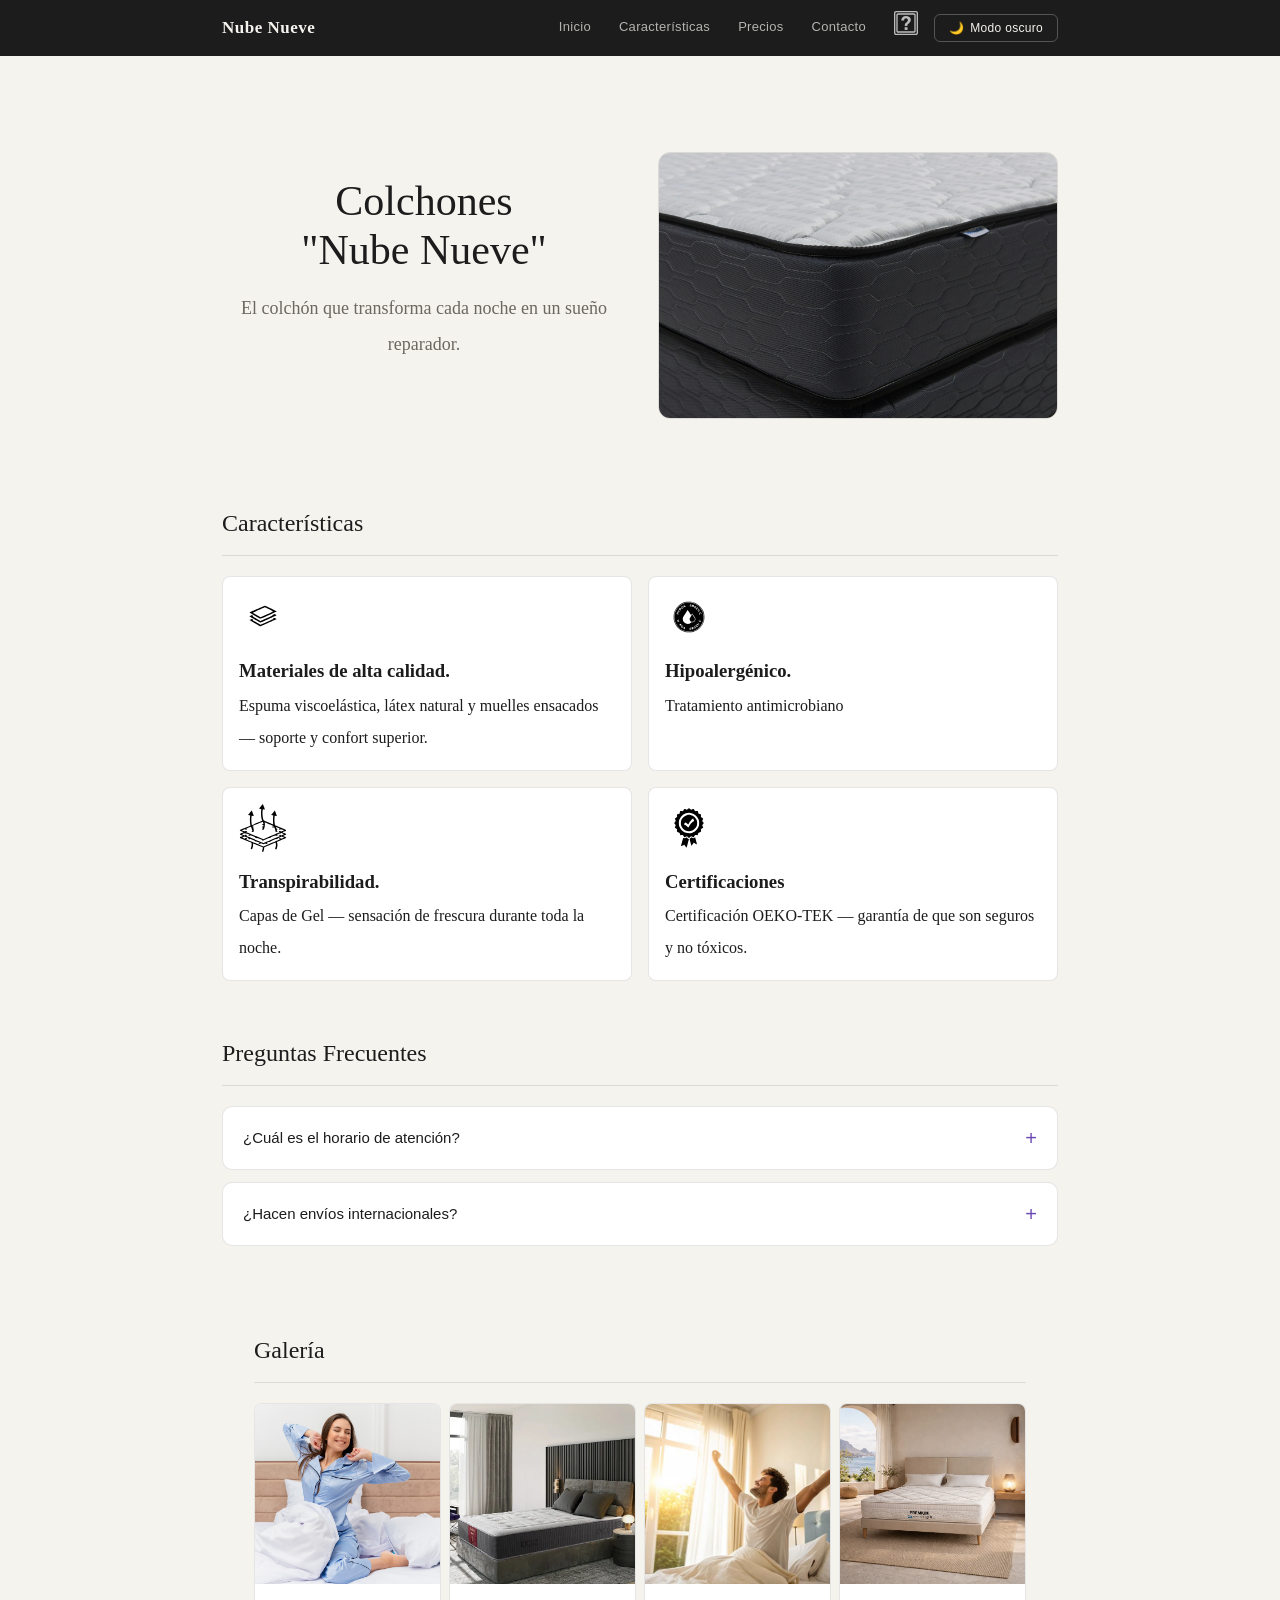
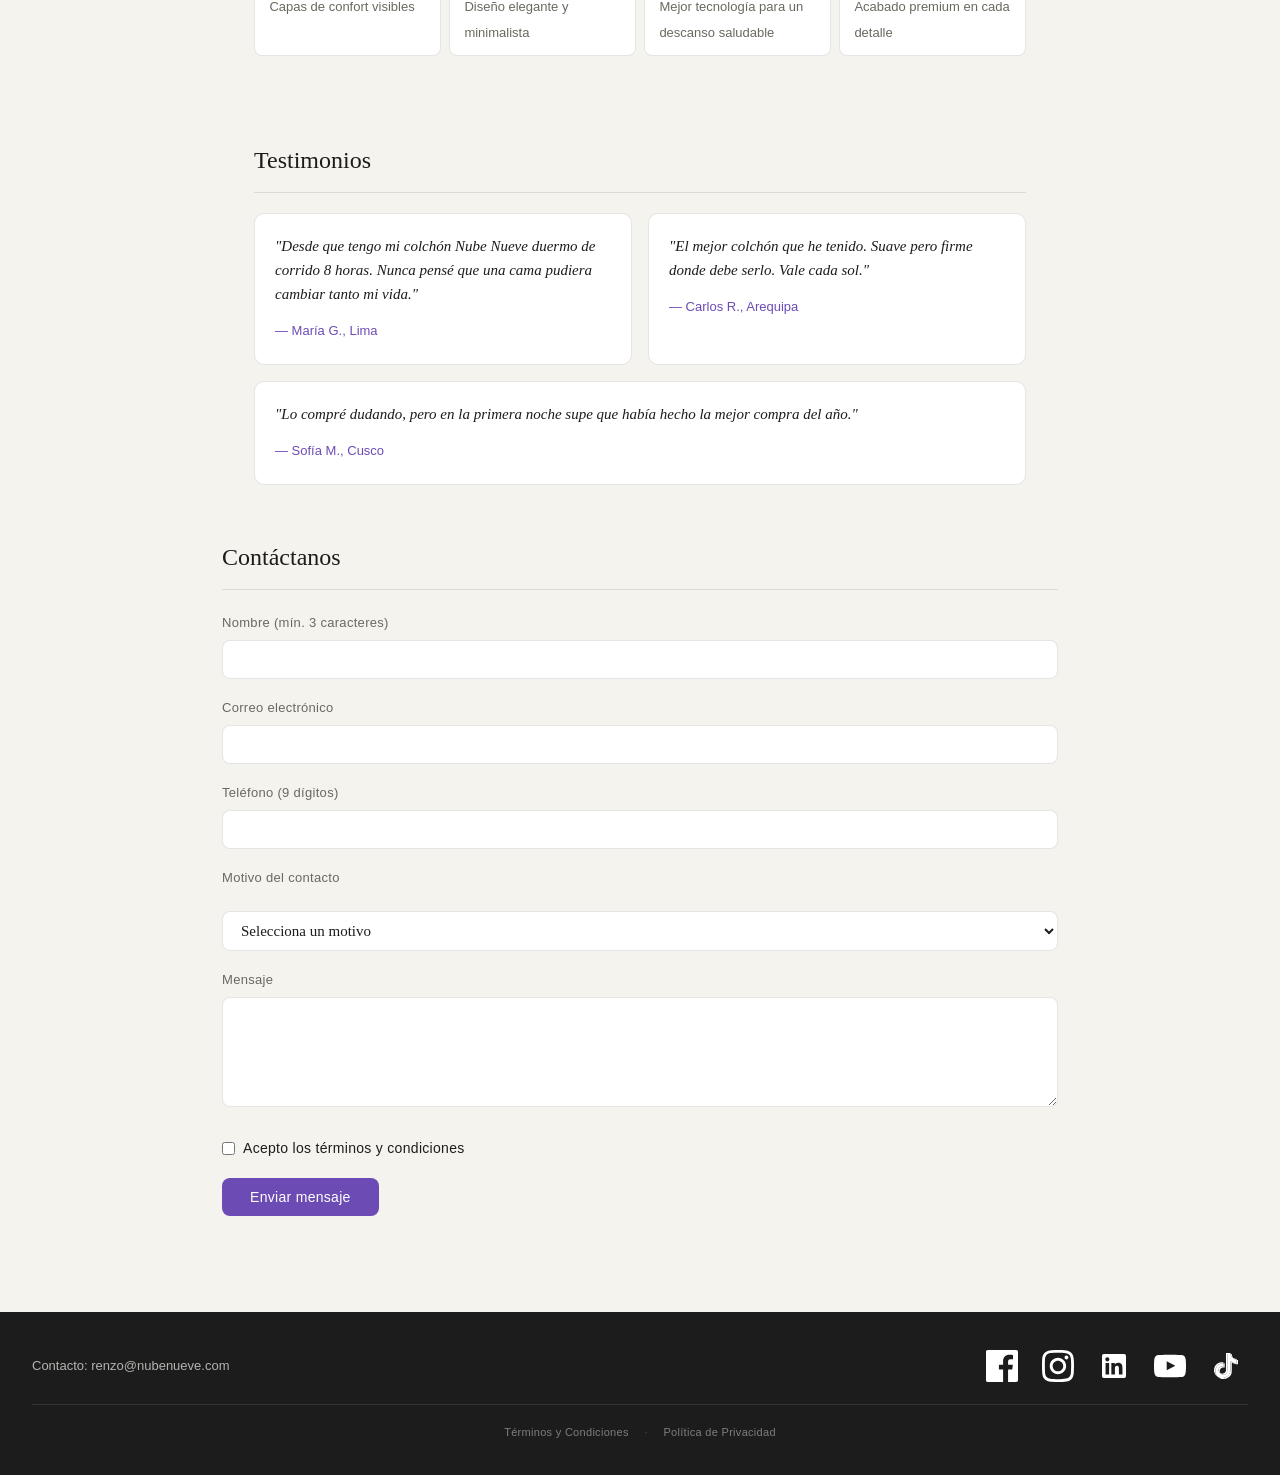
<file: index.html>
<!DOCTYPE html>
<html lang="es">
<head>
  <meta charset="UTF-8">
  <title>Nube Nueve - Colchones de Ensueño</title>
  <link rel="stylesheet" href="css/styles.css">
  <link rel="icon" href="img/colchon-de-aire.ico">
</head>

<body>

<header>
  <nav>
    <a href="index.html" class="nav-brand">Nube Nueve</a>
    <div class="nav-links">
      <a href="index.html">Inicio</a>
      <a href="#Características">Características</a>
      <a href="precios.html">Precios</a>
      <a href="#contacto">Contacto</a>
  <a href="faq.html" id="icono-faq" aria-label="Preguntas frecuentes">
    <img src="img/faq.svg" alt="" width="24" height="24">
  </a>
      <button id="theme-toggle" onclick="toggleTheme()" aria-label="Cambiar tema">
        <span id="theme-icon">🌙</span>
        <span id="theme-label">Modo oscuro</span>
      </button>
    </div>
  </nav>
</header>

<main>
  <section id="hero">
    <div>
      <h1>Colchones<br>"Nube Nueve"</h1>
    <p>El colchón que transforma cada noche en un sueño reparador.</p>
    </div>
    <img src="img/imghero.jpg"
         alt="Imagen del producto en la que se aprecia la elegancia de su diseño y garantía de que está hecho con los mejores materiales"
         width="400" height="200">
  </section>

  <section id="Características">
   <h2>Características</h2>
   <div class="cards">
    <article class="card">
      <img src="img/icono-1.svg" alt="" width="48" height="48">
      <h3>Materiales de alta calidad.</h3>
      <p>Espuma viscoelástica, látex natural y muelles ensacados — soporte y confort superior.</p>
    </article>
    <article class="card">
      <img src="img/icono-2.svg" alt="" width="48" height="48">
      <h3>Hipoalergénico.</h3>
      <p>Tratamiento antimicrobiano</p>
    </article>
    <article class="card">
      <img src="img/icono-3.svg" alt="" width="48" height="48">
      <h3>Transpirabilidad.</h3>
      <p>Capas de Gel — sensación de frescura durante toda la noche.</p>
    </article>
    <article class="card">
      <img src="img/icono-4.svg" alt="" width="48" height="48">
      <h3>Certificaciones</h3>
      <p>Certificación OEKO-TEK — garantía de que son seguros y no tóxicos.</p>
    </article>
   </div>
  </section>

  <section>
    <h2>Preguntas Frecuentes</h2>
    <details>
      <summary>¿Cuál es el horario de atención?</summary>
      <p>Atendemos de Lunes a Sábado de 9:00 a 19:00 horas.</p>
    </details>
    <details>
      <summary>¿Hacen envíos internacionales?</summary>
      <p>Sí, enviamos a más de 50 países. Los tiempos varían según el destino.</p>
    </details>
  </section>


 <section id="galeria">
  <h2>Galería</h2>
  <div class="galeria">
    <figure class="galeria-item">
      <img src="img/imagen-1.jpg" alt="Vista 1 del producto">
      <figcaption>Capas de confort visibles</figcaption>
    </figure>
    <figure class="galeria-item">
      <img src="img/imagen-2.jpg" alt="Vista 2 del producto">
      <figcaption>Diseño elegante y minimalista</figcaption>
    </figure>
    <figure class="galeria-item">
      <img src="img/imagen-3.jpg" alt="Vista 3 del producto">
      <figcaption>Mejor tecnología para un descanso saludable</figcaption>
    </figure>
    <figure class="galeria-item">
      <img src="img/imagen-4.jpg" alt="Vista 4 del producto">
      <figcaption>Acabado premium en cada detalle</figcaption>
    </figure>
  </div>
 </section>

 <section id="testimonios">
  <h2>Testimonios</h2>
  <div class="testimonios">
    <div class="testimonio">
      <p>"Desde que tengo mi colchón Nube Nueve duermo de corrido 8 horas. Nunca pensé que una cama pudiera cambiar tanto mi vida."</p>
      <span class="testimonio-autor">— María G., Lima</span>
    </div>
    <div class="testimonio">
      <p>"El mejor colchón que he tenido. Suave pero firme donde debe serlo. Vale cada sol."</p>
      <span class="testimonio-autor">— Carlos R., Arequipa</span>
    </div>
    <div class="testimonio">
      <p>"Lo compré dudando, pero en la primera noche supe que había hecho la mejor compra del año."</p>
      <span class="testimonio-autor">— Sofía M., Cusco</span>
    </div>
  </div>
 </section>

 <section id="contacto">
    <h2>Contáctanos</h2>
    <form>

      <div>
        <label for="nombre">Nombre (mín. 3 caracteres)</label>
        <input type="text" id="nombre" name="nombre" required minlength="3">
      </div>

      <div>
        <label for="email">Correo electrónico</label>
        <input type="email" id="email" name="email" required>
      </div>

      <div>
        <label for="telefono">Teléfono (9 dígitos)</label>
        <input type="tel" id="telefono" name="telefono" pattern="^(?:\+51\s?)?9(?:\s?\d){8}$" required>
      </div>
      
      
        <label for="motivo">Motivo del contacto</label>
         <select id="motivo" name="motivo" required>
           <option value="">Selecciona un motivo</option>
           <option value="consulta">Consulta</option>
           <option value="reclamo">Reclamo</option>
           <option value="sugerencia">Sugerencia</option>
         </select>
      
       
      <div>
        <label for="mensaje">Mensaje</label>
        <textarea id="mensaje" name="mensaje" rows="4" required minlength="10"></textarea>
      </div>

       
        <div class="checkbox-group">
          <label>
            <input type="checkbox" id="acepto" name="acepto" required>
            Acepto los términos y condiciones
          </label>
         </div>
      

      <button type="submit">Enviar mensaje</button>
    </form>
  </section>
</main>

<footer>
  <div class="footer-main">
    <p>Contacto: renzo@nubenueve.com</p>
    <div class="social-links">
      <a href="#" aria-label="Síguenos en Facebook">
        <img src="img/facebook.svg" alt="" width="32" height="32">
      </a>
      <a href="#" aria-label="Síguenos en Instagram">
        <img src="img/instagram2.svg" alt="" width="32" height="32">
      </a>
      <a href="#" aria-label="Síguenos en LinkedIn">
        <img src="img/linkedin.svg" alt="" width="32" height="32">
      </a>
      <a href="#" aria-label="Síguenos en YouTube">
        <img src="img/youtube.svg" alt="" width="32" height="32">
      </a>
      <a href="#" aria-label="Síguenos en TikTok">
        <img src="img/tiktok.svg" alt="" width="32" height="32">
      </a>
    </div>
  </div>

  <div class="footer-legal">
    <a href="#">Términos y Condiciones</a>
    <span class="sep" aria-hidden="true">·</span>
    <a href="#">Política de Privacidad</a>
  </div>
</footer>

<script src="script.js"></script>

</body>
</html>
</file>
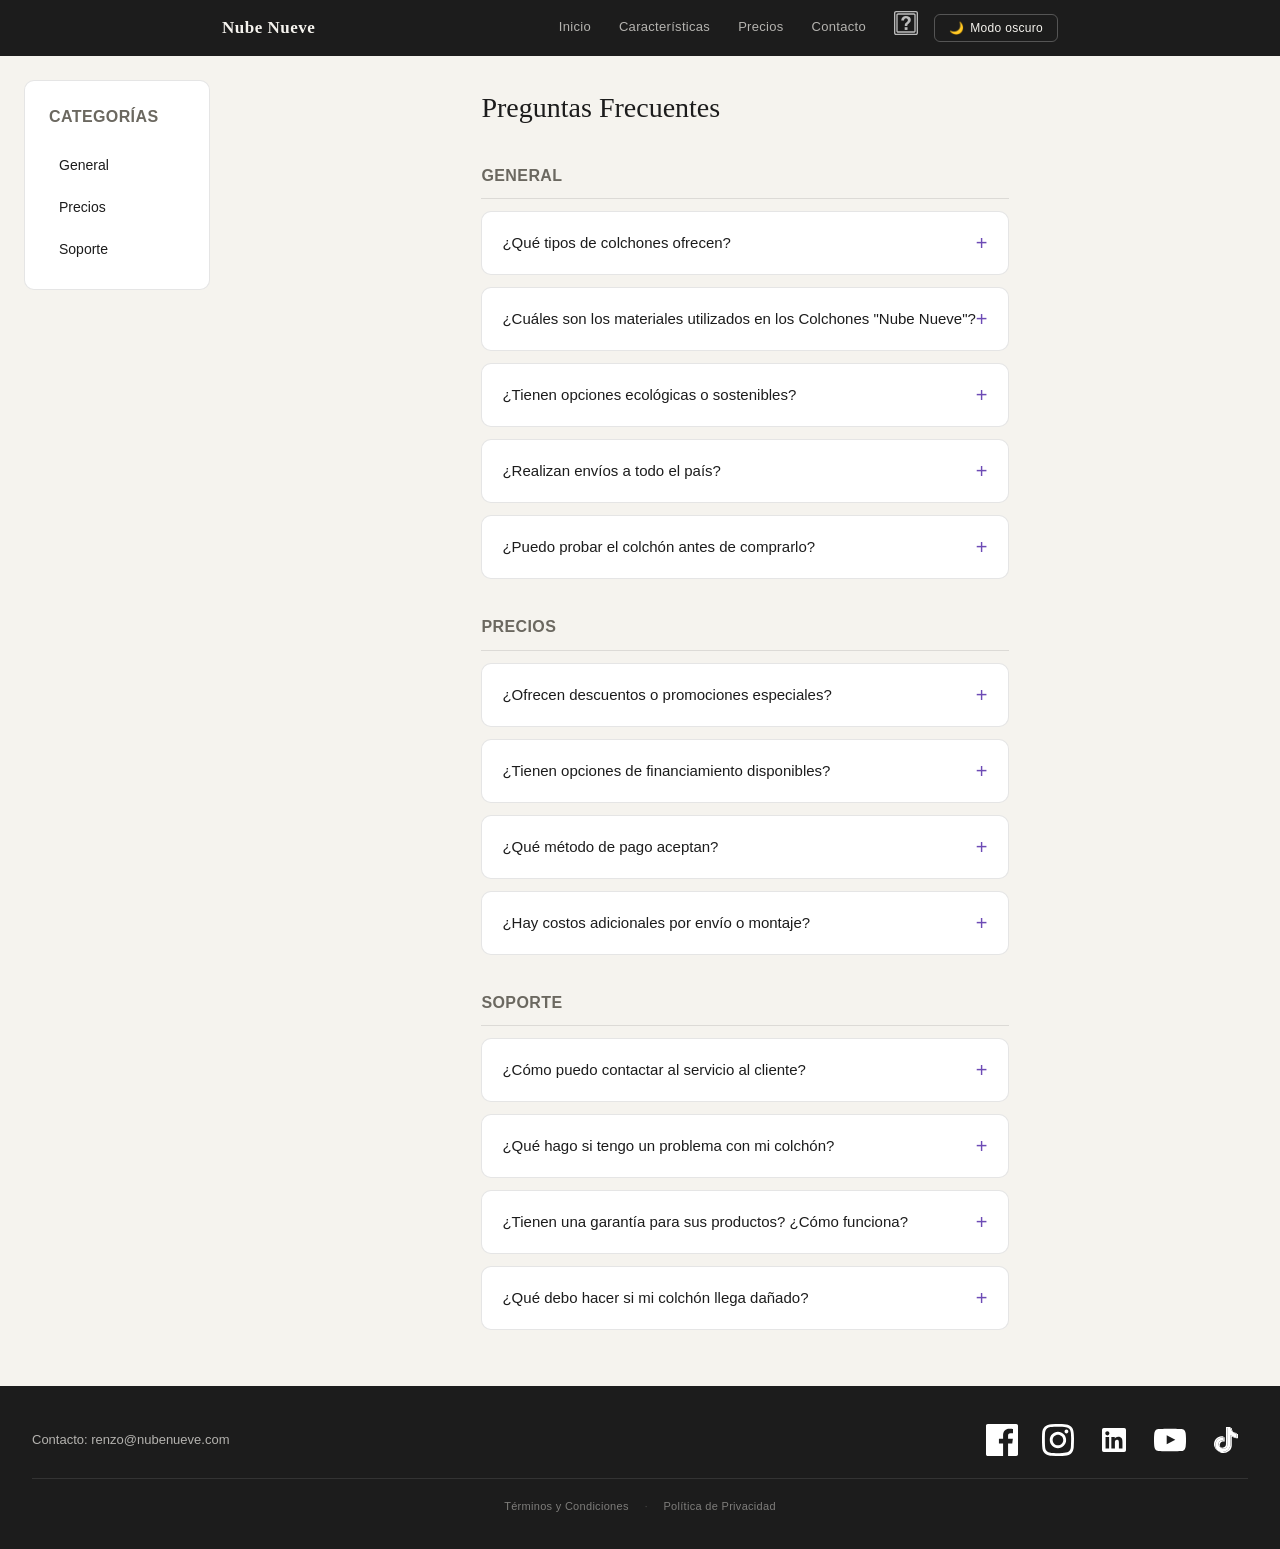
<file: faq.html>
<!DOCTYPE html>
<html lang="es">
<head>
  <meta charset="UTF-8">
  <title>Nube Nueve - Preguntas Frecuentes</title>
  <link rel="stylesheet" href="css/styles.css">
  <link rel="icon" href="img/colchon-de-aire.ico">
</head>

<body class="faq-layout">

  <header>
    <nav>
      <a href="index.html" class="nav-brand">Nube Nueve</a>
      <div class="nav-links">
        <a href="index.html">Inicio</a>
        <a href="index.html#Características">Características</a>
        <a href="precios.html">Precios</a>
        <a href="index.html#contacto">Contacto</a>
        <a href="faq.html" id="icono-faq" aria-label="Preguntas frecuentes">
          <img src="img/faq.svg" alt="" width="24" height="24">
        </a>
        <button id="theme-toggle" onclick="toggleTheme()" aria-label="Cambiar tema">
          <span id="theme-icon">🌙</span>
          <span id="theme-label">Modo oscuro</span>
        </button>
      </div>
    </nav>
  </header>

  <aside class="faq-nav">
    <h2>Categorías</h2>
    <ul>
      <li><a href="#general">General</a></li>
      <li><a href="#precios">Precios</a></li>
      <li><a href="#soporte">Soporte</a></li>
    </ul>
  </aside>

  <main class="faq-main">
    <h1>Preguntas Frecuentes</h1>
    <section id="general">
      <h2>General</h2>
      <details>
        <summary>¿Qué tipos de colchones ofrecen?</summary>
        <p>Ofrecemos una variedad de colchones, incluyendo modelos de lujo, ecológicos, ortopédicos y opciones más asequibles, todos diseñados para adaptarse a las necesidades de diferentes tipos de clientes</p>
      </details>
      <details>
        <summary>¿Cuáles son los materiales utilizados en los Colchones "Nube Nueve"?</summary>
        <p>Nuestros colchones están fabricados con materiales de alta calidad, como espuma de memoria, látex, materiales hipoalergénicos y capas de gel refrescante, que garantizan comodidad y durabilidad.</p>
      </details>
      <details>
        <summary>¿Tienen opciones ecológicas o sostenibles?</summary>
        <p>Sí, ofrecemos colchones ecológicos hechos con materiales sostenibles y libres de sustancias nocivas, con certificaciones como OEKO-TEX que garantizan su respeto al medio ambiente.</p>
      </details>
      <details>
        <summary>¿Realizan envíos a todo el país?</summary>
        <p>Sí, realizamos envíos a todo el país. Ofrecemos opciones de entrega convencional y exprés, dependiendo de tu ubicación.</p>
      </details>
      <details>
        <summary>¿Puedo probar el colchón antes de comprarlo?</summary>
        <p>En algunas de nuestras tiendas físicas, puedes probar los colchones. Si compras en línea, ofrecemos un periodo de prueba de 30 días para garantizar tu satisfacción.</p>
      </details>
    </section>

    <section id="precios">
      <h2>Precios</h2>
      <details>
        <summary>¿Ofrecen descuentos o promociones especiales?</summary>
        <p>Sí, ofrecemos descuentos por temporada y promociones especiales. Revisa nuestra página web o suscríbete a nuestro boletín para recibir actualizaciones sobre ofertas.</p>
      </details>
      <details>
        <summary>¿Tienen opciones de financiamiento disponibles?</summary>
        <p>Sí, ofrecemos opciones de financiamiento a través de terceros. Consulta en el proceso de compra para ver las opciones disponibles.</p>
      </details>
      <details>
        <summary>¿Qué método de pago aceptan?</summary>
        <p>Aceptamos diversas formas de pago, incluyendo tarjetas de crédito, débito, transferencias bancarias y pagos en línea a través de plataformas seguras.</p>
      </details>
      <details>
        <summary>¿Hay costos adicionales por envío o montaje?</summary>
        <p>Dependiendo del lugar de entrega y el tipo de colchón, pueden aplicarse tarifas de envío. Adicionalmente, ofrecemos servicio de montaje por un costo adicional.</p>
      </details>
    </section>

    <section id="soporte">
      <h2>Soporte</h2>
      <details>
        <summary>¿Cómo puedo contactar al servicio al cliente?</summary>
        <p>Puedes contactar a nuestro servicio al cliente a través de nuestro número telefónico, correo electrónico o chat en línea disponible en nuestro sitio web.</p>
      </details>
      <details>
        <summary>¿Qué hago si tengo un problema con mi colchón?</summary>
        <p>Si tienes algún problema con tu colchón, contáctanos lo antes posible. Nuestro equipo de soporte estará encantado de ayudarte a resolver cualquier inconveniente.</p>
      </details>
      <details>
        <summary>¿Tienen una garantía para sus productos? ¿Cómo funciona?</summary>
        <p>Sí, ofrecemos una garantía limitada de 10 años en nuestros colchones. Si se presenta algún defecto de fabricación, lo reparamos o reemplazamos sin costo adicional.</p>
      </details>
      <details>
        <summary>¿Qué debo hacer si mi colchón llega dañado?</summary>
        <p>Si tu colchón llega dañado, contáctanos inmediatamente y te proporcionaremos instrucciones para devolverlo y recibir un reemplazo.</p>
      </details>
    </section>

  </main>

  <footer>
    <div class="footer-main">
      <p>Contacto: renzo@nubenueve.com</p>
      <div class="social-links">
        <a href="#" aria-label="Síguenos en Facebook">
          <img src="img/facebook.svg" alt="" width="32" height="32">
        </a>
        <a href="#" aria-label="Síguenos en Instagram">
          <img src="img/instagram2.svg" alt="" width="32" height="32">
        </a>
        <a href="#" aria-label="Síguenos en LinkedIn">
          <img src="img/linkedin.svg" alt="" width="32" height="32">
        </a>
        <a href="#" aria-label="Síguenos en YouTube">
          <img src="img/youtube.svg" alt="" width="32" height="32">
        </a>
        <a href="#" aria-label="Síguenos en TikTok">
          <img src="img/tiktok.svg" alt="" width="32" height="32">
        </a>
      </div>
    </div>
    <div class="footer-legal">
      <a href="#">Términos y Condiciones</a>
      <span class="sep" aria-hidden="true">·</span>
      <a href="#">Política de Privacidad</a>
    </div>
  </footer>

  <script src="script.js"></script>

</body>
</html>
</file>
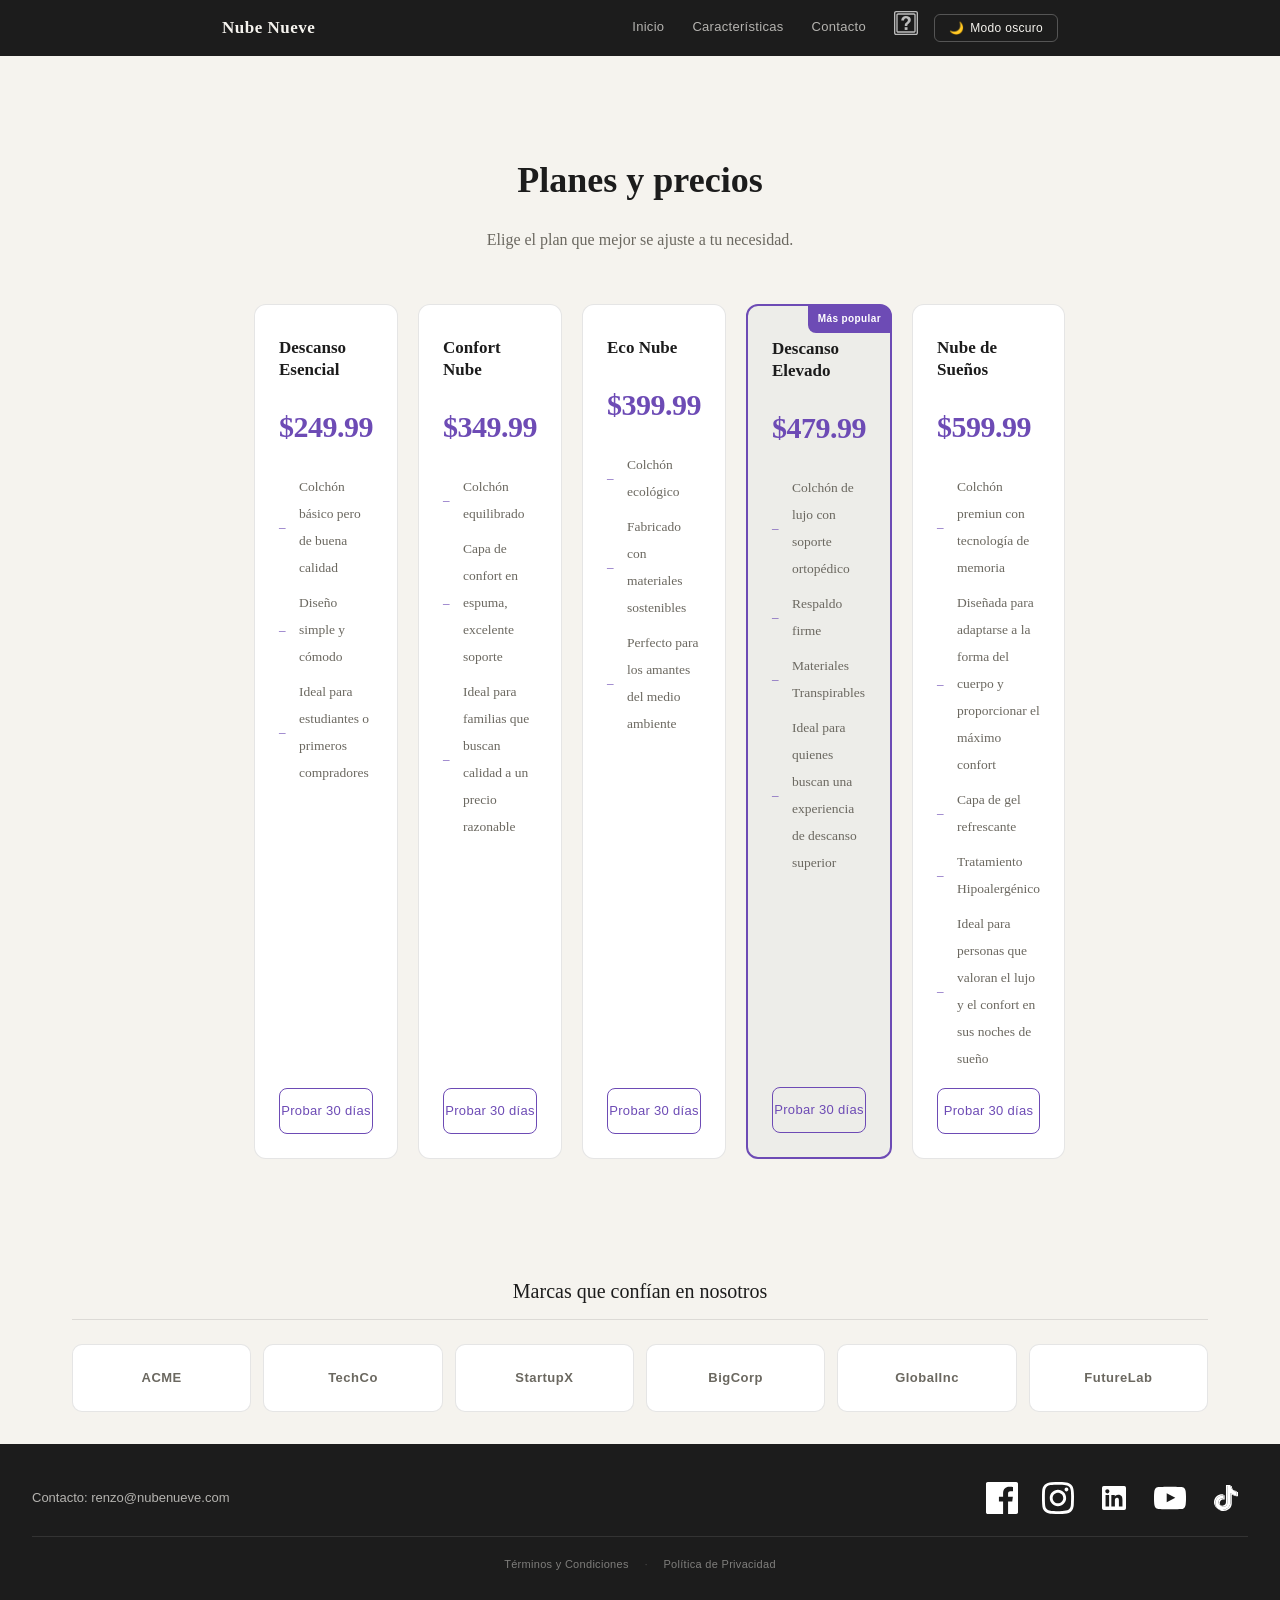
<file: precios.html>
<!DOCTYPE html>
<html lang="es">
<head>
  <meta charset="UTF-8">
  <title>Nube Nueve - Colchones de Ensueño</title>
  <link rel="stylesheet" href="css/styles.css">
  <link rel="icon" href="img/colchon-de-aire.ico">
</head>
<body>
<header>
  <nav>
    <a href="index.html" class="nav-brand">Nube Nueve</a>
    <div class="nav-links">
      <a href="index.html">Inicio</a>
      <a href="index.html#Características">Características</a>
      <a href="index.html#Contacto">Contacto</a>
  <a href="faq.html" id="icono-faq" aria-label="Preguntas frecuentes">
    <img src="img/faq.svg" alt="" width="24" height="24">
  </a>
      <button id="theme-toggle" onclick="toggleTheme()" aria-label="Cambiar tema">
        <span id="theme-icon">🌙</span>
        <span id="theme-label">Modo oscuro</span>
      </button>
    </div>
  </nav>
</header>

<main>
  <div id="content-precios">
    <h1>Planes y precios</h1>
    <p>Elige el plan que mejor se ajuste a tu necesidad.</p>
  </div>
  <div class="planes">
  <!-- Plan 1 -->
  <article class="plan">
    <h2>Descanso Esencial</h2>
    <p class="precio">$249.99</p>
    <ul>
      <li>Colchón básico pero de buena calidad</li>
      <li>Diseño simple y cómodo</li>
      <li>Ideal para estudiantes o primeros compradores</li>
    </ul>
    <a href="https://wa.me/51988196454?text=Hola,%20quiero%20el%20plan%20Descanso%20Esencial" 
       target="_blank" class="btn">Probar 30 días</a>
  </article>

  <!-- Plan 2 -->
  <article class="plan">
    <h2>Confort Nube</h2>
    <p class="precio">$349.99</p>
    <ul>
      <li>Colchón equilibrado</li>
      <li>Capa de confort en espuma, excelente soporte</li>
      <li>Ideal para familias que buscan calidad a un precio razonable</li>
    </ul>
    <a href="https://wa.me/51988196454?text=Hola,%20quiero%20el%20plan%20Confort%20Nube" 
       target="_blank" class="btn">Probar 30 días</a>
  </article>

  <!-- Plan 3 -->
  <article class="plan">
    <h2>Eco Nube</h2>
    <p class="precio">$399.99</p>
    <ul>
      <li>Colchón ecológico</li>
      <li>Fabricado con materiales sostenibles</li>
      <li>Perfecto para los amantes del medio ambiente</li>
    </ul>
    <a href="https://wa.me/51988196454?text=Hola,%20quiero%20el%20plan%20Eco%20Nube" 
       target="_blank" class="btn">Probar 30 días</a>
  </article>

  <!-- Plan 4 (Destacado) -->
  <article class="plan plan--popular">
    <span class="badge-popular">Más popular</span>
    <h2>Descanso Elevado</h2>
    <p class="precio">$479.99</p>
    <ul>
      <li>Colchón de lujo con soporte ortopédico</li>
      <li>Respaldo firme</li>
      <li>Materiales Transpirables</li>
      <li>Ideal para quienes buscan una experiencia de descanso superior</li>
    </ul>
    <a href="https://wa.me/51988196454?text=Hola,%20quiero%20el%20plan%20Descanso%20Elevado" 
       target="_blank" class="btn">Probar 30 días</a>
  </article>

  <!-- Plan 5 -->
  <article class="plan">
    <h2>Nube de Sueños</h2>
    <p class="precio">$599.99</p>
    <ul>
      <li>Colchón premiun con tecnología de memoria</li>
      <li>Diseñada para adaptarse a la forma del cuerpo y proporcionar el máximo confort</li>
      <li>Capa de gel refrescante</li>
      <li>Tratamiento Hipoalergénico</li>
      <li>Ideal para personas que valoran el lujo y el confort en sus noches de sueño</li>
    </ul>
    <a href="https://wa.me/51988196454?text=Hola,%20quiero%20el%20plan%20Nube%20de%20Sueños" 
       target="_blank" class="btn">Probar 30 días</a>
  </article>
</div>
</main>

<section class="Clientes">
  <h2>Marcas que confían en nosotros</h2>
  <div class="logos">
    <div class="logo-cliente">ACME</div>
    <div class="logo-cliente">TechCo</div>
    <div class="logo-cliente">StartupX</div>
    <div class="logo-cliente">BigCorp</div>
    <div class="logo-cliente">GlobalInc</div>
    <div class="logo-cliente">FutureLab</div>
  </div>
</section>

<footer>
  <div class="footer-main">
    <p>Contacto: renzo@nubenueve.com</p>
    <div class="social-links">
      <a href="#" aria-label="Síguenos en Facebook">
        <img src="img/facebook.svg" alt="" width="32" height="32">
      </a>
      <a href="#" aria-label="Síguenos en Instagram">
        <img src="img/instagram2.svg" alt="" width="32" height="32">
      </a>
      <a href="#" aria-label="Síguenos en LinkedIn">
        <img src="img/linkedin.svg" alt="" width="32" height="32">
      </a>
      <a href="#" aria-label="Síguenos en YouTube">
        <img src="img/youtube.svg" alt="" width="32" height="32">
      </a>
      <a href="#" aria-label="Síguenos en TikTok">
        <img src="img/tiktok.svg" alt="" width="32" height="32">
      </a>
    </div>
  </div>

  <div class="footer-legal">
    <a href="#">Términos y Condiciones</a>
    <span class="sep" aria-hidden="true">·</span>
    <a href="#">Política de Privacidad</a>
  </div>
</footer>
<script src="script.js"></script>
</body>
</html>
</file>
<file: css/styles.css>
/* ============================================
   NUBE NUEVE — Hoja de estilos principal
   Orden:
     1.  Reset
     2.  Variables (light + dark)
     3.  Base (body)
     4.  Navegación (header, nav, theme-toggle)
     5.  Contenido principal (main, section)
     6.  Hero (#hero)
     7.  Headings (h2 global)
     8.  Listas globales (ul, li)
     9.  FAQ (details, summary)
    10.  Formulario (form, label, input, textarea, button)
    11.  Tarjetas de características (.cards, .card)
    12.  Galería (#galeria, .galeria, .galeria-item)
    13.  Testimonios (#testimonios, .testimonio)
    14.  Footer
    15.  Enlaces en main
    16.  Layout grid — faq.html (.faq-layout)
    17.  Página de Precios (#content-precios, .planes, .plan)
    18.  Sección Clientes (.Clientes)
    19.  Responsive
   ============================================ */


/* ============================================
   NUBE NUEVE — Hoja de estilos principal
   ============================================ */


/* ─────────────────────────────────────────────
   1. RESET
   ───────────────────────────────────────────── */
*, *::before, *::after {
  box-sizing: border-box;
  margin: 0;
  padding: 0;
}


/* ─────────────────────────────────────────────
   2. VARIABLES
   ───────────────────────────────────────────── */
:root {
  --bg-color:       #f5f3ee;
  --text-color:     #1c1c1c;
  --surface:        #ffffff;
  --surface-border: rgba(0, 0, 0, 0.10);
  --nav-bg:         #1c1c1c;
  --nav-text:       #f5f3ee;
  --accent:         #6d4bb5;
  --accent-hover:   #4e3282;
  --muted:          #6b6860;
  --link-color:     #5b6e8c;
  --link-hover:     #3d4f68;
  --transition:     0.3s cubic-bezier(0.4, 0, 0.2, 1);
}

[data-theme="dark"] {
  --bg-color:       #111214;
  --text-color:     #e8e5de;
  --surface:        #1e2025;
  --surface-border: rgba(255, 255, 255, 0.10);
  --nav-bg:         #0a0b0d;
  --nav-text:       #e8e5de;
  --accent:         #8aaed4;
  --accent-hover:   #aecbe8;
  --muted:          #9a9790;
  --link-color:     #8aaed4;
  --link-hover:     #aecbe8;
}


/* ─────────────────────────────────────────────
   3. BASE
   ───────────────────────────────────────────── */
body {
  background:  var(--bg-color);
  color:       var(--text-color);
  font-family: Georgia, 'Times New Roman', serif;
  line-height: 2;
  transition:  background var(--transition), color var(--transition);
}


/* ─────────────────────────────────────────────
   4. NAVEGACIÓN
   ───────────────────────────────────────────── */
header {
  background: var(--nav-bg);
  position:   sticky;
  top:        0;
  z-index:    100;
  transition: background var(--transition);
}

nav {
  max-width:       900px;
  margin:          0 auto;
  padding:         0 2rem;
  height:          56px;
  display:         flex;
  align-items:     center;
  justify-content: space-between;
}

.nav-brand {
  color:           var(--nav-text);
  font-size:       17px;
  font-weight:     bold;
  letter-spacing:  0.5px;
  text-decoration: none;
}

.nav-links {
  display:     flex;
  gap:         0.25rem;
  align-items: center;
}

nav a:not(.nav-brand) {
  color:           var(--nav-text);
  text-decoration: none;
  font-family:     'Helvetica Neue', Arial, sans-serif;
  font-size:       13px;
  letter-spacing:  0.3px;
  padding:         6px 12px;
  border-radius:   6px;
  opacity:         0.7;
  border-bottom:   2px solid transparent;
  transition:
    opacity      0.2s ease,
    border-color 0.2s ease,
    background   0.2s ease;
}

nav a:not(.nav-brand):hover {
  opacity:             1;
  border-bottom-color: var(--accent);
  background:          rgba(255, 255, 255, 0.07);
}

#theme-toggle {
  background:     transparent;
  border:         1.5px solid rgba(255, 255, 255, 0.25);
  color:          var(--nav-text);
  padding:        6px 14px;
  border-radius:  6px;
  cursor:         pointer;
  font-family:    'Helvetica Neue', Arial, sans-serif;
  font-size:      12px;
  letter-spacing: 0.3px;
  display:        flex;
  align-items:    center;
  gap:            6px;
  transition:
    background   0.2s ease,
    border-color 0.2s ease,
    transform    0.1s ease;
}

#theme-toggle:hover {
  background:   rgba(255, 255, 255, 0.10);
  border-color: rgba(255, 255, 255, 0.55);
}

#theme-toggle:active {
  transform: scale(0.96);
}


/* ─────────────────────────────────────────────
   5. CONTENIDO PRINCIPAL
   ───────────────────────────────────────────── */
main {
  max-width: 900px;
  margin:    0 auto;
  padding:   3rem 2rem;
}

section {
  margin-bottom: 3rem;
}


/* ─────────────────────────────────────────────
   6. HERO
   ───────────────────────────────────────────── */
#hero {
  display:        flex;
  flex-direction: column;
  align-items:    center;
  text-align:     center;
  padding:        3rem 0 2rem;
  gap:            32px;
}

#hero > div {
  text-align: center;
}

#hero h1 {
  font-size:     42px;
  font-weight:   normal;
  line-height:   1.15;
  margin-bottom: 1rem;
}

#hero p {
  font-size:     18px;
  color:         var(--muted);
  margin-bottom: 2rem;
  transition:    color var(--transition);
}

#hero img {
  border-radius: 12px;
  max-width:     100%;
  height:        auto;
  display:       block;
  margin:        0 auto;
  border:        0.5px solid var(--surface-border);
  transition:
    border-color var(--transition),
    transform    0.4s ease,
    box-shadow   0.4s ease;
}

#hero img:hover {
  transform:  translateY(-4px);
  box-shadow: 0 12px 32px rgba(0, 0, 0, 0.15);
}


/* ─────────────────────────────────────────────
   7. HEADINGS GLOBALES
   ───────────────────────────────────────────── */
h2 {
  font-size:      24px;
  font-weight:    normal;
  margin-bottom:  1.25rem;
  padding-bottom: 0.5rem;
  border-bottom:  0.5px solid var(--surface-border);
  transition:     border-color var(--transition);
}


/* ─────────────────────────────────────────────
   8. LISTAS GLOBALES
   ───────────────────────────────────────────── */
ul {
  list-style: none;
  display:    grid;
  gap:        0.75rem;
}

ul li {
  background:    var(--surface);
  border:        0.5px solid var(--surface-border);
  border-radius: 10px;
  padding:       0.9rem 1.25rem 0.9rem 2.5rem;
  font-size:     15px;
  position:      relative;
  transition:
    background   var(--transition),
    border-color var(--transition),
    transform    0.2s ease,
    box-shadow   0.2s ease;
}

ul li:hover {
  transform:    translateX(4px);
  box-shadow:   -3px 0 0 var(--accent);
  border-color: var(--accent);
}

ul li::before {
  content:   '✦';
  position:  absolute;
  left:      1rem;
  color:     var(--accent);
  font-size: 12px;
  top:       50%;
  transform: translateY(-50%);
}


/* ─────────────────────────────────────────────
   9. FAQ (details / summary)
   ───────────────────────────────────────────── */
details {
  background:    var(--surface);
  border:        0.5px solid var(--surface-border);
  border-radius: 10px;
  margin-bottom: 0.75rem;
  overflow:      hidden;
  transition:
    background   var(--transition),
    border-color var(--transition);
}

summary {
  padding:         1rem 1.25rem;
  cursor:          pointer;
  font-family:     'Helvetica Neue', Arial, sans-serif;
  font-size:       15px;
  font-weight:     500;
  list-style:      none;
  display:         flex;
  justify-content: space-between;
  align-items:     center;
  user-select:     none;
  transition:      background 0.2s ease, color 0.2s ease;
}

summary::after {
  content:     '+';
  font-size:   20px;
  color:       var(--accent);
  transition:  transform 0.25s ease;
  line-height: 1;
}

details[open] summary::after {
  transform: rotate(45deg);
}

summary:hover {
  background: rgba(91, 110, 140, 0.07);
}

details p {
  padding:    0 1.25rem 1rem;
  font-size:  14px;
  color:      var(--muted);
  transition: color var(--transition);
}


/* ─────────────────────────────────────────────
   10. FORMULARIO
   ───────────────────────────────────────────── */
form {
  display: grid;
  gap:     1rem;
}

label {
  font-family:    'Helvetica Neue', Arial, sans-serif;
  font-size:      13px;
  font-weight:    500;
  letter-spacing: 0.3px;
  color:          var(--muted);
  display:        block;
  margin-bottom:  4px;
  transition:     color var(--transition);
}

label:has(input[type="checkbox"]) {
  display:       flex;
  align-items:   center;
  gap:           8px;
  margin-bottom: 0;
  cursor:        pointer;
  color:         var(--text-color);
  font-size:     14px;
  justify-self:  start;
}

input,
textarea,select {
  width:         100%;
  padding:       10px 14px;
  border:        1px solid var(--surface-border);
  border-radius: 8px;
  background:    var(--surface);
  color:         var(--text-color);
  font-family:   Georgia, serif;
  font-size:     15px;
  transition:
    background   var(--transition),
    color        var(--transition),
    border-color 0.2s ease,
    box-shadow   0.2s ease;
}

input:hover,
textarea:hover {
  border-color: var(--accent);
}

input:focus,
textarea:focus {
  outline:      none;
  border-color: var(--accent);
  box-shadow:   0 0 0 3px rgba(91, 110, 140, 0.18);
}

input[type="checkbox"] {
  width:  auto;
  flex-shrink: 0;
}

textarea {
  resize:     vertical;
  min-height: 110px;
}

button[type="submit"] {
  background:     var(--accent);
  color:          #fff;
  border:         none;
  padding:        11px 28px;
  border-radius:  8px;
  font-family:    'Helvetica Neue', Arial, sans-serif;
  font-size:      14px;
  font-weight:    500;
  cursor:         pointer;
  letter-spacing: 0.3px;
  justify-self:   start;
  transition:
    background 0.2s ease,
    transform  0.15s ease,
    box-shadow 0.2s ease;
}

button[type="submit"]:hover {
  background:  var(--accent-hover);
  transform:   translateY(-2px);
  box-shadow:  0 6px 18px rgba(91, 110, 140, 0.35);
}

button[type="submit"]:active {
  transform: scale(0.97);
}


/* ─────────────────────────────────────────────
   11. TARJETAS DE CARACTERÍSTICAS
   ───────────────────────────────────────────── */
#caracteristicas {
  padding: 32px;
}

.cards {
  display:    flex;
  flex-wrap:  wrap;
  gap:        16px;
  margin-top: 16px;
}

.card {
  flex-basis:    280px;
  flex-grow:     1;
  padding:       16px;
  border:        1px solid var(--surface-border);
  border-radius: 8px;
  background:    var(--surface);
  transition:
    transform  0.2s ease,
    box-shadow 0.2s ease;
}

.card:hover {
  transform:  translateY(-4px);
  box-shadow: 0 8px 24px rgba(0, 0, 0, 0.10);
}


/* ─────────────────────────────────────────────
   12. GALERÍA
   ───────────────────────────────────────────── */
#galeria {
  padding:   2rem;
  max-width: 900px;
  margin:    0 auto 3rem;
}

.galeria {
  display:    flex;
  flex-wrap:  wrap;
  gap:        8px;
  margin-top: 16px;
}

.galeria-item {
  display:        flex;
  flex-direction: column;
  flex-grow:      1;
  flex-basis:     200px;
  border-radius:  8px;
  overflow:       hidden;
  background:     var(--surface);
  border:         0.5px solid var(--surface-border);
  transition:
    transform  0.25s ease,
    box-shadow 0.25s ease;
}

.galeria-item:hover {
  transform:  translateY(-4px);
  box-shadow: 0 10px 28px rgba(0, 0, 0, 0.12);
}

.galeria-item img {
  width:      100%;
  height:     180px;
  object-fit: cover;
  display:    block;
  transition: transform 0.35s ease;
}

.galeria-item:hover img {
  transform: scale(1.04);
}

.galeria-item figcaption {
  padding:     0.6rem 0.9rem;
  font-family: 'Helvetica Neue', Arial, sans-serif;
  font-size:   13px;
  color:       var(--muted);
  transition:  color var(--transition);
}


/* ─────────────────────────────────────────────
   13. TESTIMONIOS
   ───────────────────────────────────────────── */
#testimonios {
  padding:   0 2rem 3rem;
  max-width: 900px;
  margin:    0 auto;
}

.testimonios {
  display:    flex;
  flex-wrap:  wrap;
  gap:        16px;
  margin-top: 16px;
}

.testimonio {
  flex-basis:     260px;
  flex-grow:      1;
  background:     var(--surface);
  border:         0.5px solid var(--surface-border);
  border-radius:  10px;
  padding:        1.25rem;
  display:        flex;
  flex-direction: column;
  gap:            0.75rem;
  transition:
    background   var(--transition),
    border-color var(--transition),
    transform    0.2s ease,
    box-shadow   0.2s ease;
}

.testimonio:hover {
  transform:    translateY(-4px);
  box-shadow:   0 8px 24px rgba(0, 0, 0, 0.10);
  border-color: var(--accent);
}

.testimonio p {
  font-size:   15px;
  color:       var(--text-color);
  line-height: 1.6;
  font-style:  italic;
}

.testimonio-autor {
  font-family: 'Helvetica Neue', Arial, sans-serif;
  font-size:   13px;
  color:       var(--accent);
  font-weight: 500;
}


/* ─────────────────────────────────────────────
   14. FOOTER
   ───────────────────────────────────────────── */
footer {
  background:     var(--nav-bg);
  color:          var(--nav-text);
  text-align:     center;
  padding:        2rem;
  display:        flex;
  flex-direction: column;
  align-items:    center;
  gap:            0;
  transition:     background var(--transition);
}

.footer-main {
  display:         flex;
  justify-content: space-between;
  align-items:     center;
  width:           100%;
  padding-bottom:  1rem;
  border-bottom:   0.5px solid rgba(255, 255, 255, 0.10);
}

footer p {
  font-family: 'Helvetica Neue', Arial, sans-serif;
  font-size:   13px;
  opacity:     0.7;
}

.social-links {
  display:         flex;
  justify-content: center;
  gap:             0.75rem;
}

.social-links a {
  display:       inline-flex;
  padding:       6px;
  border-radius: 8px;
  transition:
    background 0.2s ease,
    transform  0.2s ease;
}

.social-links a:hover {
  background: rgba(255, 255, 255, 0.12);
  transform:  translateY(-3px);
}

.social-links img {
  filter:  brightness(0) invert(1);
  display: block;
}

.footer-legal {
  display:         flex;
  justify-content: center;
  align-items:     center;
  gap:             1rem;
  padding-top:     1rem;
}

.footer-legal a {
  color:           var(--nav-text);
  text-decoration: none;
  font-family:     'Helvetica Neue', Arial, sans-serif;
  font-size:       11px;
  letter-spacing:  0.3px;
  opacity:         0.45;
  transition:      opacity 0.2s ease;
}

.footer-legal a:hover {
  opacity: 1;
}

.footer-legal .sep {
  color:       var(--nav-text);
  opacity:     0.2;
  font-size:   11px;
  user-select: none;
}


/* ─────────────────────────────────────────────
   15. ENLACES EN MAIN
   ───────────────────────────────────────────── */
main a {
  color:                 var(--link-color);
  text-decoration:       underline;
  text-decoration-color: transparent;
  text-underline-offset: 3px;
  transition:
    color                  0.2s ease,
    text-decoration-color  0.2s ease;
}

main a:hover {
  color:                 var(--link-hover);
  text-decoration-color: var(--link-hover);
}


/* ─────────────────────────────────────────────
   16. LAYOUT GRID — faq.html
   ───────────────────────────────────────────── */
.faq-layout {
  display:               grid;
  grid-template-areas:
    "header"
    "nav"
    "main"
    "footer";
  grid-template-columns: 1fr;
  min-height:            100vh;
}

.faq-layout > header { grid-area: header; }
.faq-nav             { grid-area: nav;    }
.faq-main            { grid-area: main;   }
.faq-layout > footer { grid-area: footer; }

/* Panel lateral */
.faq-nav {
  padding:       1.25rem 1.5rem;
  margin:        1rem;
  background:    var(--surface);
  border:        0.5px solid var(--surface-border);
  border-radius: 10px;
  align-self:    start;
  transition:    background var(--transition), border-color var(--transition);
}

.faq-nav h2 {
  all:            unset;
  display:        block;
  font-size:      16px;
  font-family:    'Helvetica Neue', Arial, sans-serif;
  font-weight:    700;
  letter-spacing: 0.4px;
  text-transform: uppercase;
  color:          var(--muted);
  margin-bottom:  0.75rem;
}

.faq-nav ul {
  display:        flex !important;
  flex-direction: column !important;
  gap:            2px !important;
  list-style:     none;
  margin:         0;
  padding:        0;
  background:     transparent !important;
  border:         none !important;
}

.faq-nav ul li {
  all:     unset;
  display: block !important;
  width:   100%;
}

.faq-nav ul li::before {
  display: none !important;
}

.faq-nav ul li a {
  display:         block;
  padding:         6px 10px;
  border-radius:   6px;
  font-family:     'Helvetica Neue', Arial, sans-serif;
  font-size:       14px;
  color:           var(--text-color);
  text-decoration: none;
  transition:      background 0.2s ease, color 0.2s ease;
}

.faq-nav ul li a:hover {
  background: rgba(91, 110, 140, 0.10);
  color:      var(--accent);
}

/* Título h1 dentro de main */
.faq-main h1 {
  font-size:     28px;
  font-weight:   normal;
  margin-bottom: 1.5rem;
}

/* Contenido principal */
.faq-main {
  padding: 1.5rem 2rem;
}

.faq-main section {
  margin-bottom: 2rem;
}

.faq-main section h2 {
  all:            unset;
  display:        block;
  font-size:      16px;
  font-family:    'Helvetica Neue', Arial, sans-serif;
  font-weight:    600;
  letter-spacing: 0.4px;
  text-transform: uppercase;
  color:          var(--muted);
  margin-bottom:  0.75rem;
  padding-bottom: 0.4rem;
  border-bottom:  0.5px solid var(--surface-border);
}

/* TABLET y DESKTOP (>=640px): dos columnas */
@media (min-width: 640px) {
  .faq-layout {
    grid-template-areas:
      "header header"
      "nav    main"
      "footer footer";
    grid-template-columns: 210px 1fr;
  }

  .faq-nav {
    margin:   1.5rem 0 1.5rem 1.5rem;
    position: sticky;
    top:      72px;
  }
}


/* ─────────────────────────────────────────────
   17. PÁGINA DE PRECIOS
   ───────────────────────────────────────────── */
#content-precios {
  text-align: center;
  padding:    2.5rem 0 1rem;
}

#content-precios h1 {
  font-size:     36px;
  font-weight:   700;
  margin-bottom: 0.5rem;
}

#content-precios p {
  font-size: 16px;
  color:     var(--muted);
}

.planes {
  display:               grid;
  gap:                   20px;
  padding:               2rem;
  margin:                0 auto;
  max-width:             1200px;
  grid-template-columns: 1fr;
}

.plan {
  position:       relative;
  border:         0.5px solid var(--surface-border);
  border-radius:  12px;
  padding:        2rem 1.5rem 1.5rem;
  background:     var(--surface);
  display:        flex;
  flex-direction: column;
  gap:            1rem;
  transition:
    transform    0.2s ease,
    box-shadow   0.2s ease,
    border-color 0.2s ease,
    background   var(--transition);
}

.plan:hover {
  transform:    translateY(-4px);
  box-shadow:   0 12px 32px rgba(0, 0, 0, 0.08);
  border-color: var(--accent);
}

.plan .precio {
  font-size:      30px;
  font-weight:    700;
  color:          var(--accent);
  letter-spacing: -0.5px;
}

.plan h2 {
  font-size:   17px;
  font-weight: 600;
  margin:      0;
  padding:     0;
  border:      none;
  color:       var(--text-color);
  line-height: 1.3;
}

.plan ul {
  display:        flex !important;
  flex-direction: column !important;
  gap:            0.5rem !important;
  flex:           1;
  margin:         0;
  padding:        0;
  background:     transparent !important;
  border:         none !important;
}

.plan ul li {
  all:           unset;
  display:       block;
  position:      relative;
  padding-left:  1.25rem;
  font-size:     13.5px;
  color:         var(--muted);
}

.plan ul li:hover {
  transform:    none;
  box-shadow:   none;
  border-color: transparent;
}

.plan ul li::before {
  content:   '–';
  position:  absolute;
  left:      0;
  color:     var(--accent);
  font-size: 13px;
}

.plan a.btn {
  display:         block;
  text-align:      center;
  margin-top:      auto;
  padding:         9px 0;
  border:          1px solid var(--accent);
  border-radius:   8px;
  color:           var(--accent);
  font-family:     'Helvetica Neue', Arial, sans-serif;
  font-size:       13px;
  font-weight:     500;
  letter-spacing:  0.3px;
  text-decoration: none;
  transition:
    background 0.2s ease,
    color      0.2s ease;
}

.plan a.btn:hover {
  background: var(--accent);
  color:      #fff;
}

.plan--popular {
  border:     2px solid var(--accent);
  background: rgba(91, 110, 140, 0.05);
}

[data-theme="dark"] .plan--popular {
  background: rgba(138, 174, 212, 0.07);
}

.badge-popular {
  position:       absolute;
  top:            -1px;
  right:          -1px;
  background:     var(--accent);
  color:          #fff;
  font-family:    'Helvetica Neue', Arial, sans-serif;
  font-size:      10px;
  font-weight:    600;
  letter-spacing: 0.4px;
  padding:        4px 10px;
  border-radius:  0 12px 0 8px;
}


/* ─────────────────────────────────────────────
   18. SECCIÓN CLIENTES
   ───────────────────────────────────────────── */
.Clientes {
  padding:    2rem;
  max-width:  1200px;
  margin:     0 auto;
  text-align: center;
}

.Clientes h2 {
  font-size:      20px;
  font-weight:    normal;
  margin-bottom:  1.5rem;
  padding-bottom: 0.5rem;
  border-bottom:  0.5px solid var(--surface-border);
}

.logos {
  display:               grid;
  grid-template-columns: repeat(auto-fit, minmax(130px, 1fr));
  gap:                   12px;
}

.logo-cliente {
  background:     var(--surface);
  border:         0.5px solid var(--surface-border);
  border-radius:  10px;
  padding:        20px;
  text-align:     center;
  font-family:    'Helvetica Neue', Arial, sans-serif;
  font-size:      13px;
  font-weight:    600;
  color:          var(--muted);
  letter-spacing: 0.5px;
  transition:
    border-color 0.2s ease,
    color        0.2s ease;
}

.logo-cliente:hover {
  border-color: var(--accent);
  color:        var(--accent);
}


/* ─────────────────────────────────────────────
   19. RESPONSIVE
   ───────────────────────────────────────────── */
@media (min-width: 640px) {
  .galeria-item {
    flex-basis: calc(50% - 4px);
    flex-grow:  0;
  }

  .planes {
    grid-template-columns: 1fr 1fr;
  }
}

@media (min-width: 1024px) {
  #hero {
    flex-direction: row;
    text-align:     left;
  }

  #hero img {
    max-width: 50%;
  }

  .galeria-item {
    flex-basis: calc(25% - 6px);
    flex-grow:  0;
  }

  .planes {
    grid-template-columns: repeat(5, 1fr);
  }
}
</file>
